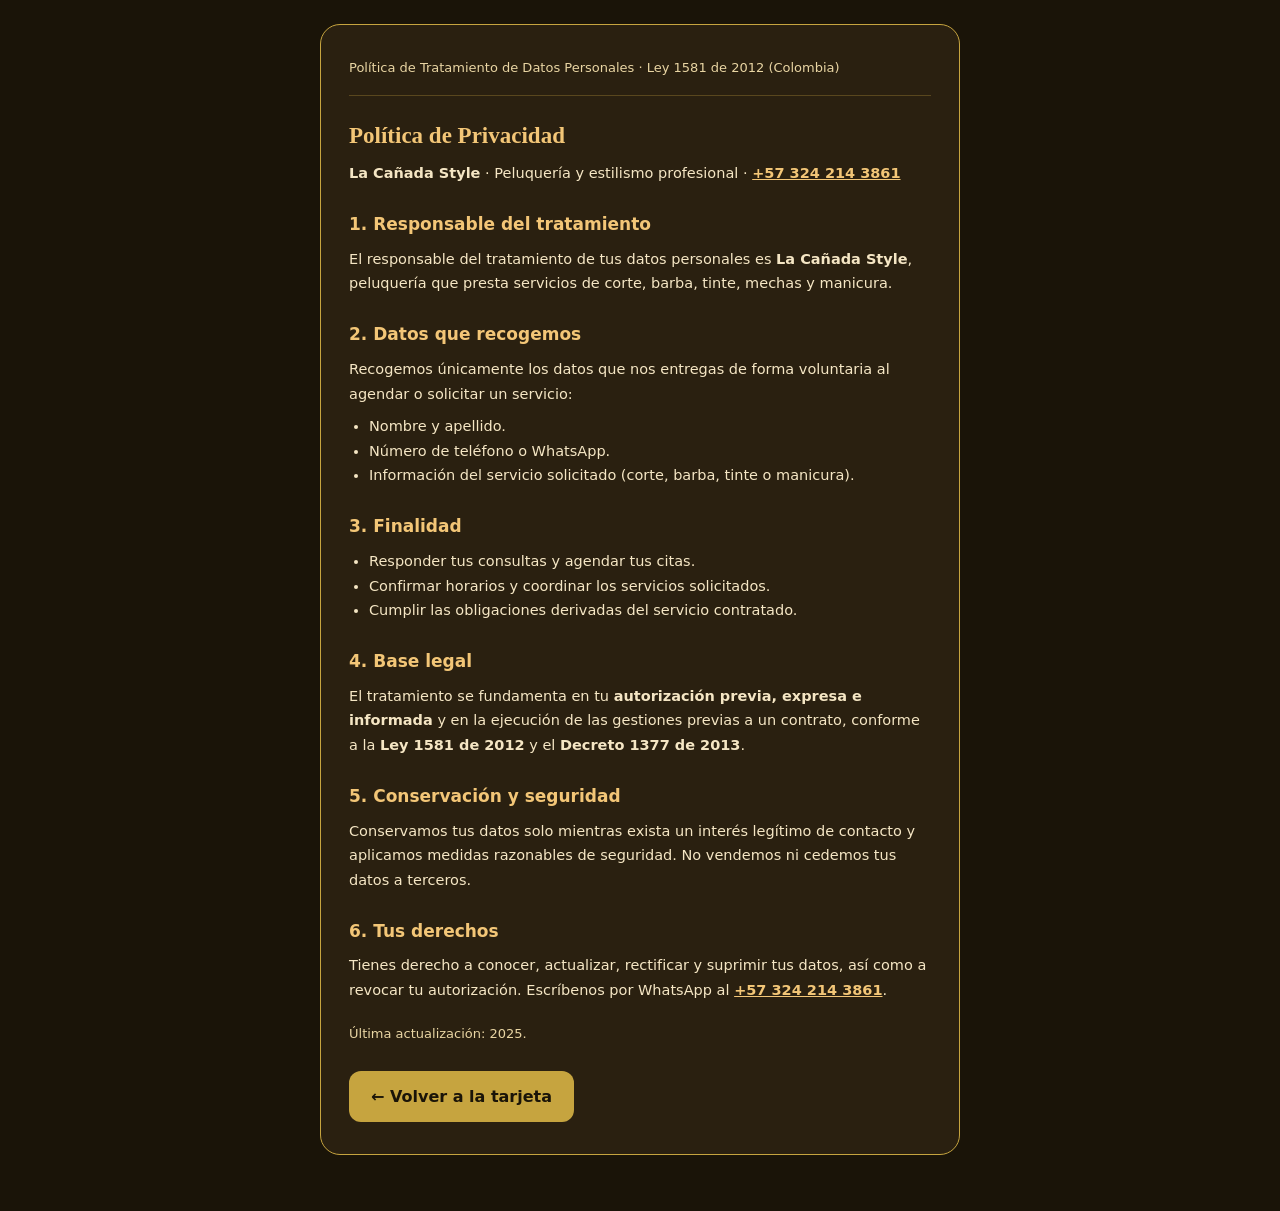
<file: privacidad.html>
<!DOCTYPE html>
<html lang="es">
<head>
  <meta charset="UTF-8" />
  <meta name="viewport" content="width=device-width, initial-scale=1.0" />
  <title>Política de Privacidad — La Cañada Style</title>
  <meta name="robots" content="noindex" />
  <link rel="icon" type="image/png" href="icons/favicon-64.png" />
  <style>
    *{box-sizing:border-box;margin:0;padding:0}
    body{background:#1a1408;color:#e5e5e5;font-family:'Montserrat',system-ui,sans-serif;line-height:1.7;padding:24px 16px 56px;display:flex;justify-content:center}
    .hoja{max-width:640px;background:#2a2010;border-radius:20px;padding:32px 28px;border:1px solid #c6a43f}
    h1{font-size:23px;color:#f3c677;margin-bottom:6px;font-family:Georgia,serif}
    h2{font-size:17px;color:#f3c677;margin:24px 0 8px}
    p,li{font-size:14.5px;color:#f5e6c4}
    ul{margin:8px 0 8px 20px}
    a{color:#f3c677;font-weight:700}
    .sello{margin-bottom:20px;padding-bottom:16px;border-bottom:1px solid rgba(198,164,63,.3);color:#e9d5a3;font-size:13px}
    .volver{display:inline-block;margin-top:26px;background:#c6a43f;color:#1a1408;text-decoration:none;font-weight:800;padding:12px 22px;border-radius:12px}
  </style>
    <meta name="description" content="Política de privacidad de La Cañada Style. Tarjeta digital creada por KONFÍO ZINC.">
    <meta property="og:title" content="Política de privacidad · La Cañada Style">
    <meta property="og:description" content="Política de privacidad de La Cañada Style. Tarjeta digital creada por KONFÍO ZINC.">
    <meta property="og:image" content="https://konfiozinc.github.io/card/assets/img/og/og-tarjetas-digitales.png">
    <meta property="og:image:width" content="1200">
    <meta property="og:image:height" content="630">
    <meta property="og:type" content="website">
    <meta property="og:site_name" content="KONFÍO ZINC">
    <meta property="og:locale" content="es_CO">
    <link rel="icon" type="image/svg+xml" href="favicon.svg">
</head>
<body>
  <main class="hoja">
    <p class="sello">Política de Tratamiento de Datos Personales · Ley 1581 de 2012 (Colombia)</p>
    <h1>Política de Privacidad</h1>
    <p><strong>La Cañada Style</strong> · Peluquería y estilismo profesional · <a href="https://wa.me/573242143861">+57 324 214 3861</a></p>

    <h2>1. Responsable del tratamiento</h2>
    <p>El responsable del tratamiento de tus datos personales es <strong>La Cañada Style</strong>, peluquería que presta servicios de corte, barba, tinte, mechas y manicura.</p>

    <h2>2. Datos que recogemos</h2>
    <p>Recogemos únicamente los datos que nos entregas de forma voluntaria al agendar o solicitar un servicio:</p>
    <ul>
      <li>Nombre y apellido.</li>
      <li>Número de teléfono o WhatsApp.</li>
      <li>Información del servicio solicitado (corte, barba, tinte o manicura).</li>
    </ul>

    <h2>3. Finalidad</h2>
    <ul>
      <li>Responder tus consultas y agendar tus citas.</li>
      <li>Confirmar horarios y coordinar los servicios solicitados.</li>
      <li>Cumplir las obligaciones derivadas del servicio contratado.</li>
    </ul>

    <h2>4. Base legal</h2>
    <p>El tratamiento se fundamenta en tu <strong>autorización previa, expresa e informada</strong> y en la ejecución de las gestiones previas a un contrato, conforme a la <strong>Ley 1581 de 2012</strong> y el <strong>Decreto 1377 de 2013</strong>.</p>

    <h2>5. Conservación y seguridad</h2>
    <p>Conservamos tus datos solo mientras exista un interés legítimo de contacto y aplicamos medidas razonables de seguridad. No vendemos ni cedemos tus datos a terceros.</p>

    <h2>6. Tus derechos</h2>
    <p>Tienes derecho a conocer, actualizar, rectificar y suprimir tus datos, así como a revocar tu autorización. Escríbenos por WhatsApp al <a href="https://wa.me/573242143861">+57 324 214 3861</a>.</p>

    <p style="margin-top:20px;font-size:13px;color:#e9d5a3">Última actualización: 2025.</p>
    <a class="volver" href="./">← Volver a la tarjeta</a>
  </main>
</body>
</html>
</file>
